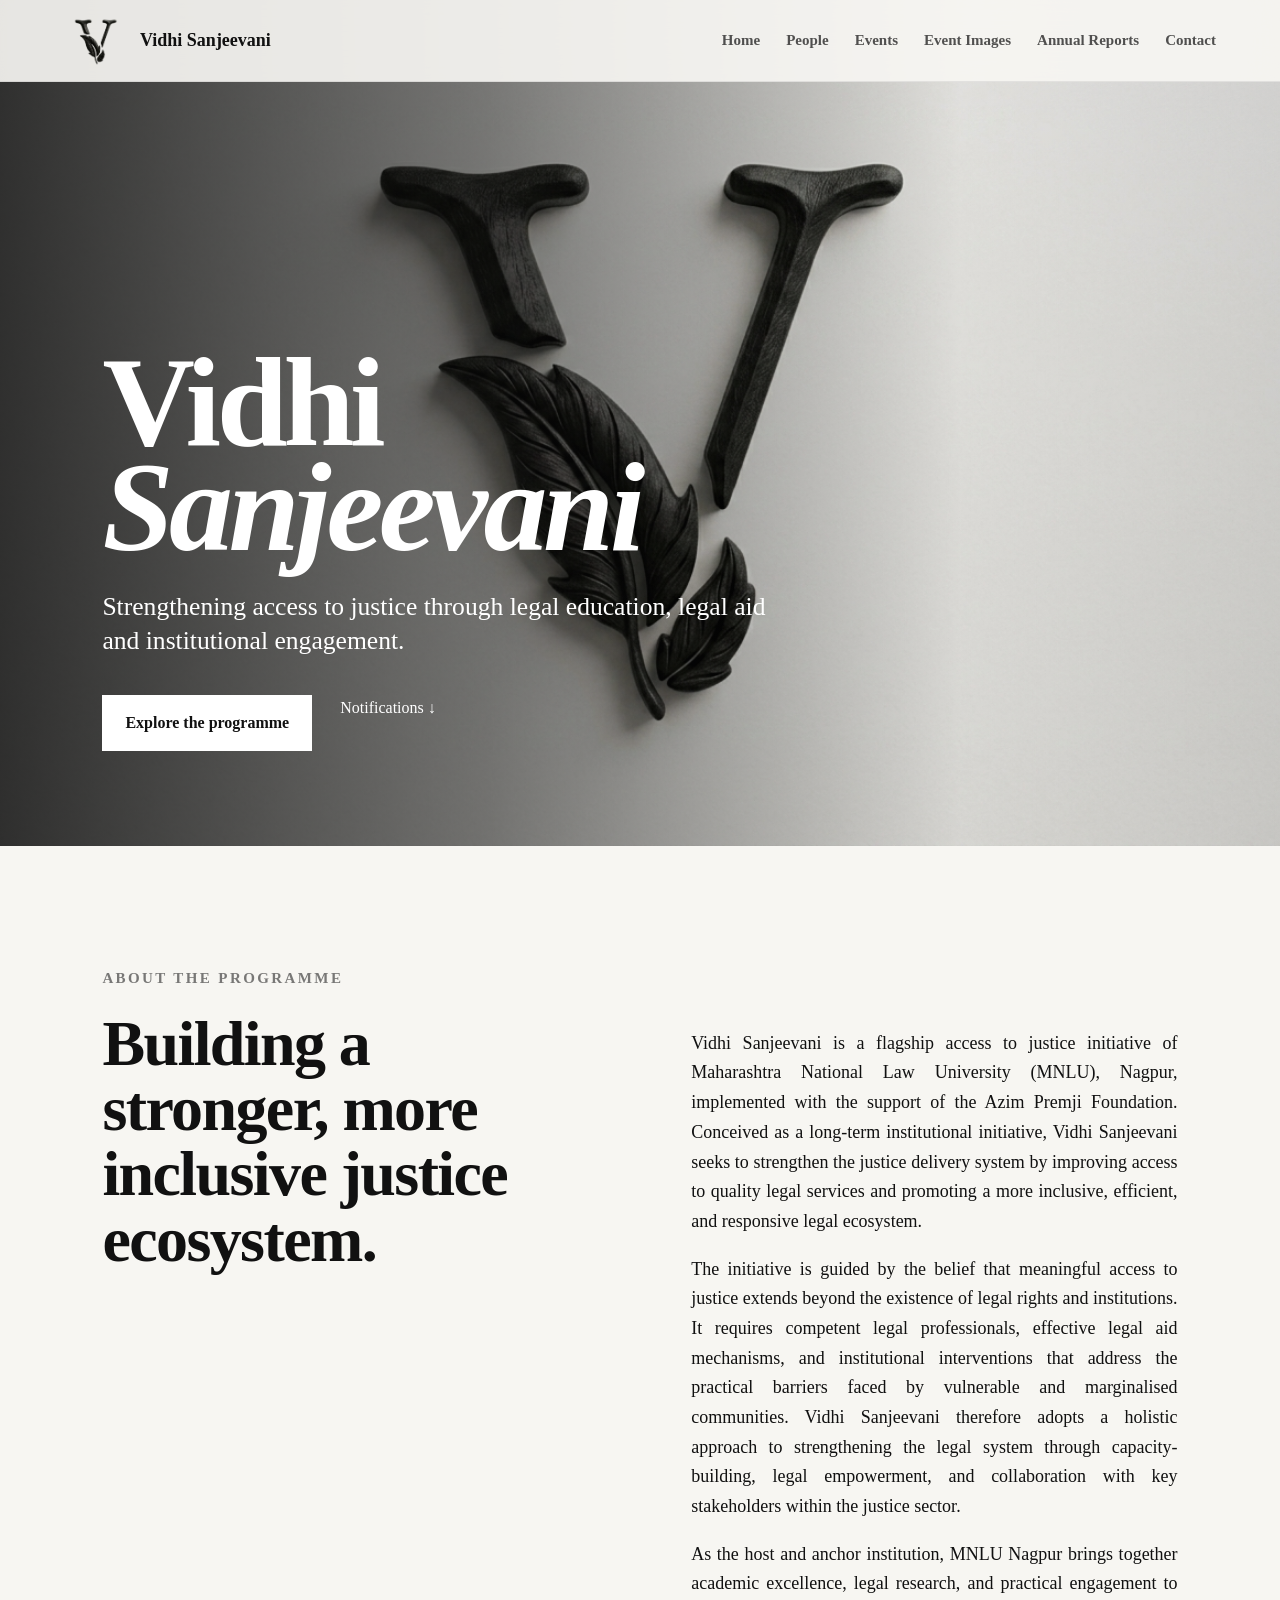
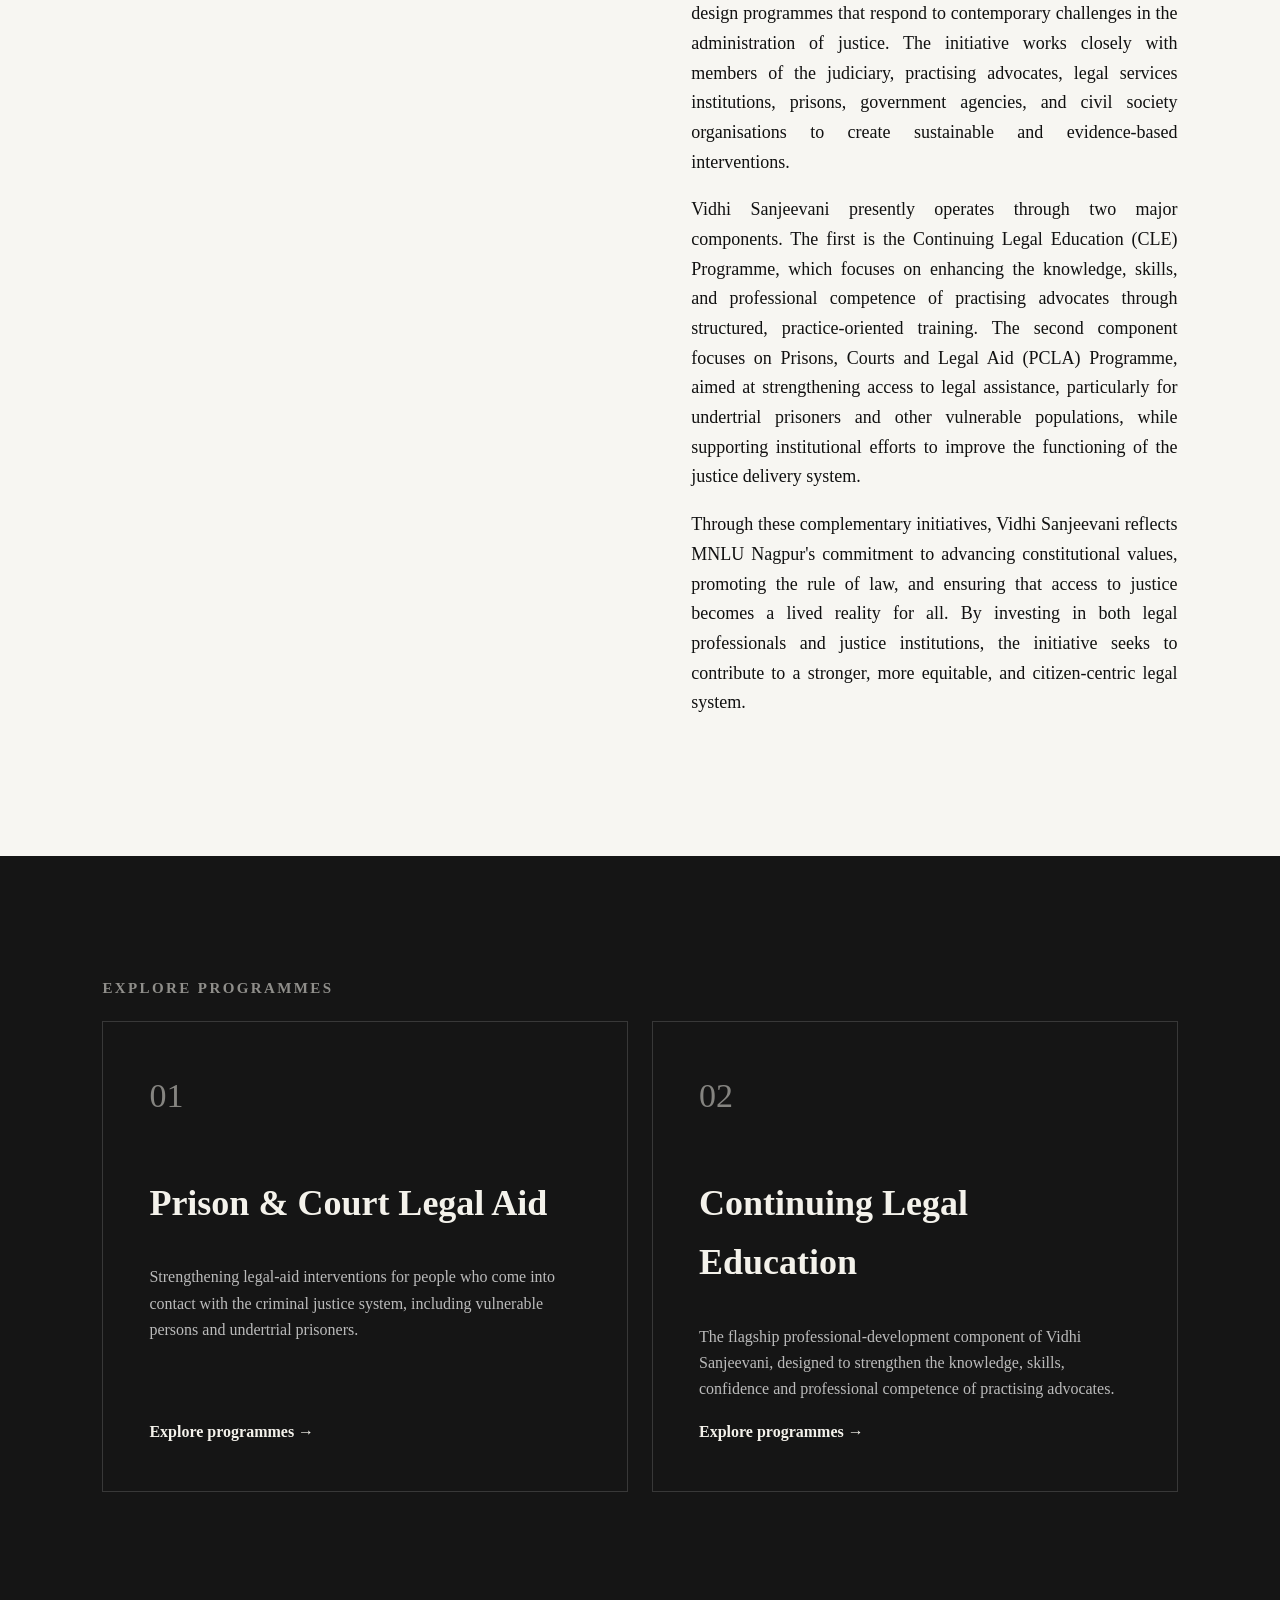
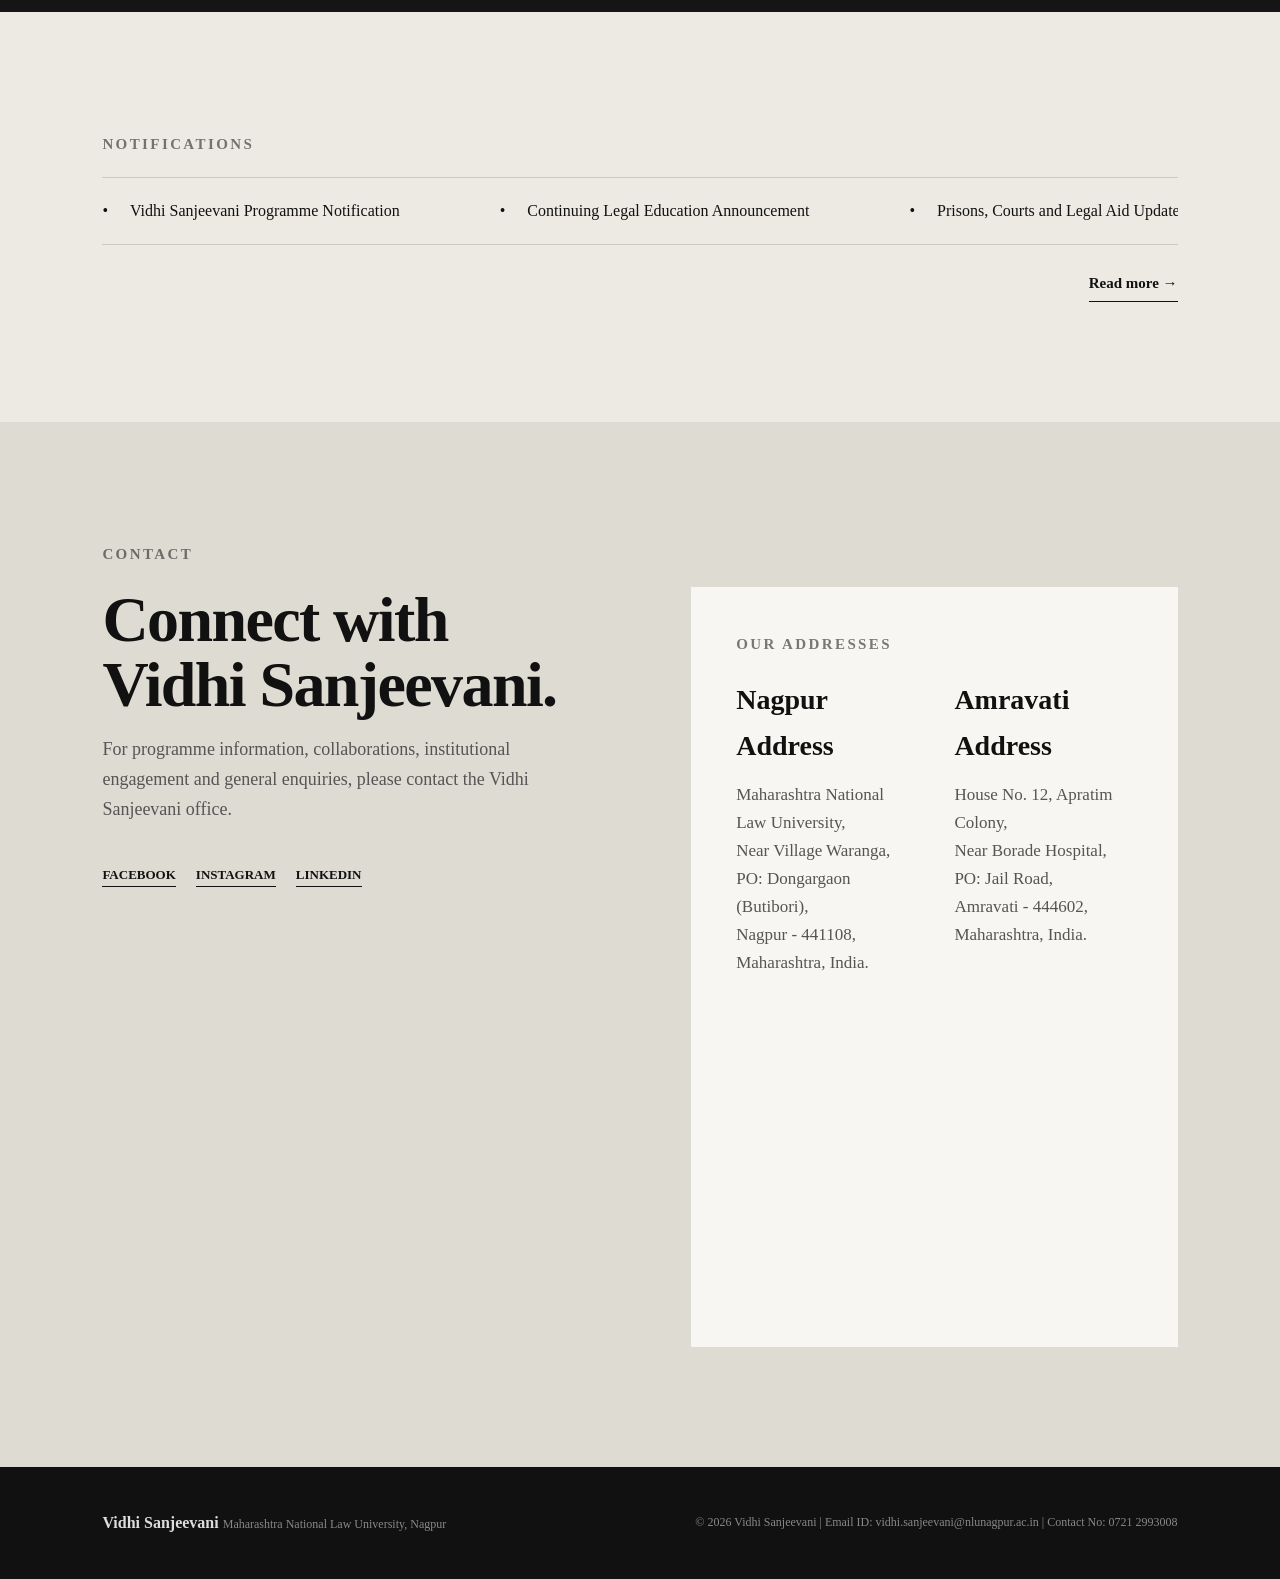
<file: index.html>
<!doctype html>
<html lang="en">
    <head>
        <meta charset="utf-8">
        <meta name="viewport" content="width=device-width,initial-scale=1">
        <title>Vidhi Sanjeevani</title>
        <link rel="stylesheet" href="style.css">
    </head>
    <body>
        <header class="site-header">
            <a class="brand" href="index.html">
                <img src="assets/Maroon and Gold Elegant Law Firm Logo.png" alt="Vidhi Sanjeevani">
                <span>Vidhi Sanjeevani</span>
            </a>
            <button class="menu-toggle">☰</button>
            <nav class="nav">
                <a href="index.html">Home</a>
                <a href="people.html">People</a>
                <a href="events.html">Events</a>
                <a href="gallery.html">Event Images</a>
                <a href="reports.html">Annual Reports</a>
                <a href="index.html#contact">Contact</a>
            </nav>
        </header>
        <section class="hero">
            <div class="hero-overlay">

            </div>
            <div class="hero-content">
                <h1>Vidhi 
                    <span>Sanjeevani</span>
                </h1>
                <p class="hero-tagline">Strengthening access to justice through legal education, legal aid and institutional engagement.</p>
                <div class="hero-actions">
                    <a class="btn btn-light" href="#about">Explore the programme</a>
                    <a href="#notifications">Notifications ↓</a>
                </div>
            </div>
        </section>
<section id="about" class="section">
    <div class="section-kicker">ABOUT THE PROGRAMME</div>
    <div class="intro-grid">
        <h2>Building a stronger, more inclusive justice ecosystem.</h2>
        <div class="lead-copy">
            <p>Vidhi Sanjeevani is a flagship access to justice initiative of Maharashtra National Law University (MNLU), Nagpur, implemented with the support of the Azim Premji Foundation. Conceived as a long-term institutional initiative, Vidhi Sanjeevani seeks to strengthen the justice delivery system by improving access to quality legal services and promoting a more inclusive, efficient, and responsive legal ecosystem.</p>
            <p>The initiative is guided by the belief that meaningful access to justice extends beyond the existence of legal rights and institutions. It requires competent legal professionals, effective legal aid mechanisms, and institutional interventions that address the practical barriers faced by vulnerable and marginalised communities. Vidhi Sanjeevani therefore adopts a holistic approach to strengthening the legal system through capacity-building, legal empowerment, and collaboration with key stakeholders within the justice sector.</p>
            <p>As the host and anchor institution, MNLU Nagpur brings together academic excellence, legal research, and practical engagement to design programmes that respond to contemporary challenges in the administration of justice. The initiative works closely with members of the judiciary, practising advocates, legal services institutions, prisons, government agencies, and civil society organisations to create sustainable and evidence-based interventions.</p>
            <p>Vidhi Sanjeevani presently operates through two major components. The first is the Continuing Legal Education (CLE) Programme, which focuses on enhancing the knowledge, skills, and professional competence of practising advocates through structured, practice-oriented training. The second component focuses on Prisons, Courts and Legal Aid (PCLA) Programme, aimed at strengthening access to legal assistance, particularly for undertrial prisoners and other vulnerable populations, while supporting institutional efforts to improve the functioning of the justice delivery system.</p>
            <p>Through these complementary initiatives, Vidhi Sanjeevani reflects MNLU Nagpur's commitment to advancing constitutional values, promoting the rule of law, and ensuring that access to justice becomes a lived reality for all. By investing in both legal professionals and justice institutions, the initiative seeks to contribute to a stronger, more equitable, and citizen-centric legal system.</p>
        </div>
    </div>
</section>
<section class="section dark-section">
    <div class="section-kicker">EXPLORE PROGRAMMES</div>
    <div class="cards two">
        <article class="feature-card">
            <span class="card-number">01</span>
            <h3>Prison &amp; Court Legal Aid</h3>
            <p>Strengthening legal-aid interventions for people who come into contact with the criminal justice system, including vulnerable persons and undertrial prisoners.</p>
            <a href="pcla.html">Explore programmes →</a>
        </article>
        <article class="feature-card">
            <span class="card-number">02</span>
            <h3>Continuing Legal Education</h3>
            <p>The flagship professional-development component of Vidhi Sanjeevani, designed to strengthen the knowledge, skills, confidence and professional competence of practising advocates.</p>
            <a href="cle.html">Explore programmes →</a>
        </article>
    </div>
</section>
<section id="notifications" class="section soft-section">
    <div class="section-kicker">NOTIFICATIONS</div>

    <div class="notice-list">
        <div class="notice-scroller">
            <div class="notice-track">

                <a href="assets/Vidhi Sanjeevani programme updates.pdf" target="_blank">
                    <span>Vidhi Sanjeevani Programme Notification</span>
                </a>

                <a href="assets/Continuing Legal Education announcements.pdf" target="_blank">
                    <span>Continuing Legal Education Announcement</span>
                </a>

                <a href="assets/Prisons, Courts and Legal Aid updates.pdf" target="_blank">
                    <span>Prisons, Courts and Legal Aid Update</span>
                </a>

                <a href="assets/Events and programme notices.pdf" target="_blank">
                    <span>Events and programme notices</span>
                </a>

            </div>
        </div>
    </div>
    <div class="notification-more">
    <a href="notifications.html">Read more →</a>
</div>
</section>
<section id="contact" class="section contact-section">
    <div class="section-kicker">CONTACT</div>
    <div class="contact-grid">
        <div>
        <h2>Connect with Vidhi Sanjeevani.</h2>
        <p class="contact-copy">For programme information, collaborations, institutional engagement and general enquiries, please contact the Vidhi Sanjeevani office.</p>
        <div class="socials">
            <a href="#">Facebook</a>
            <a href="#">Instagram</a>
            <a href="#">LinkedIn</a>
        </div>
    </div>
    <div class="address-card">

    <div class="section-kicker">OUR ADDRESSES</div>

    <div class="addresses-grid">

        <!-- ADDRESS 01 -->
        <div class="address-item">
            <h3>Nagpur Address</h3>

            <p>
                Maharashtra National Law University,<br>
                Near Village Waranga,<br>
                PO: Dongargaon (Butibori),<br>
                Nagpur - 441108,<br>
                Maharashtra, India.
            </p>

            <div class="map-container">
                <iframe src="https://www.google.com/maps/embed?pb=!1m18!1m12!1m3!1d573.1185376270477!2d79.02900869999999!3d20.945277100000002!2m3!1f0!2f0!3f0!3m2!1i1024!2i768!4f13.1!3m3!1m2!1s0x3bd4bd003c923d73%3A0xda00649b8ed62294!2sVidhi%20Sanjeevani%20Office!5e1!3m2!1sen!2sin!4v1786952375086!5m2!1sen!2sin" 
                width="400" height="300" style="border:0;" 
                allowfullscreen="" loading="lazy" referrerpolicy="strict-origin-when-cross-origin">
                </iframe>
            </div>
        </div>

        <!-- ADDRESS 02 -->
        <div class="address-item">
            <h3>Amravati Address</h3>

            <p>
                House No. 12, Apratim Colony,<br>
                Near Borade Hospital,<br>
                PO: Jail Road,<br>
                Amravati - 444602,<br>
                Maharashtra, India.
            </p>

            <div class="map-container">
                <iframe
                    src="https://www.google.com/maps/embed?pb=!1m17!1m12!1m3!1d3726.493338047455!2d77.78419439999999!3d20.932694400000003!2m3!1f0!2f0!3f0!3m2!1i1024!2i768!4f13.1!3m2!1m1!2zMjDCsDU1JzU3LjciTiA3N8KwNDcnMDMuMSJF!5e0!3m2!1sen!2sin!4v1786959099280!5m2!1sen!2sin"
                    width="400" height="300" style="border:0;"
                    allowfullscreen="" loading="lazy" referrerpolicy="strict-origin-when-cross-origin">"
                </iframe>
            </div>
        </div>

    </div>

</div>
</div>
</div>
</section>
<footer>
    <div>
        <strong>Vidhi Sanjeevani</strong>
        <span>Maharashtra National Law University, Nagpur</span>
    </div>
    <p>© 2026 Vidhi Sanjeevani | Email ID: vidhi.sanjeevani@nlunagpur.ac.in |  Contact No: 0721 2993008</p>
</footer>
<script src="script.js"></script>
    </body>
</html>
</file>
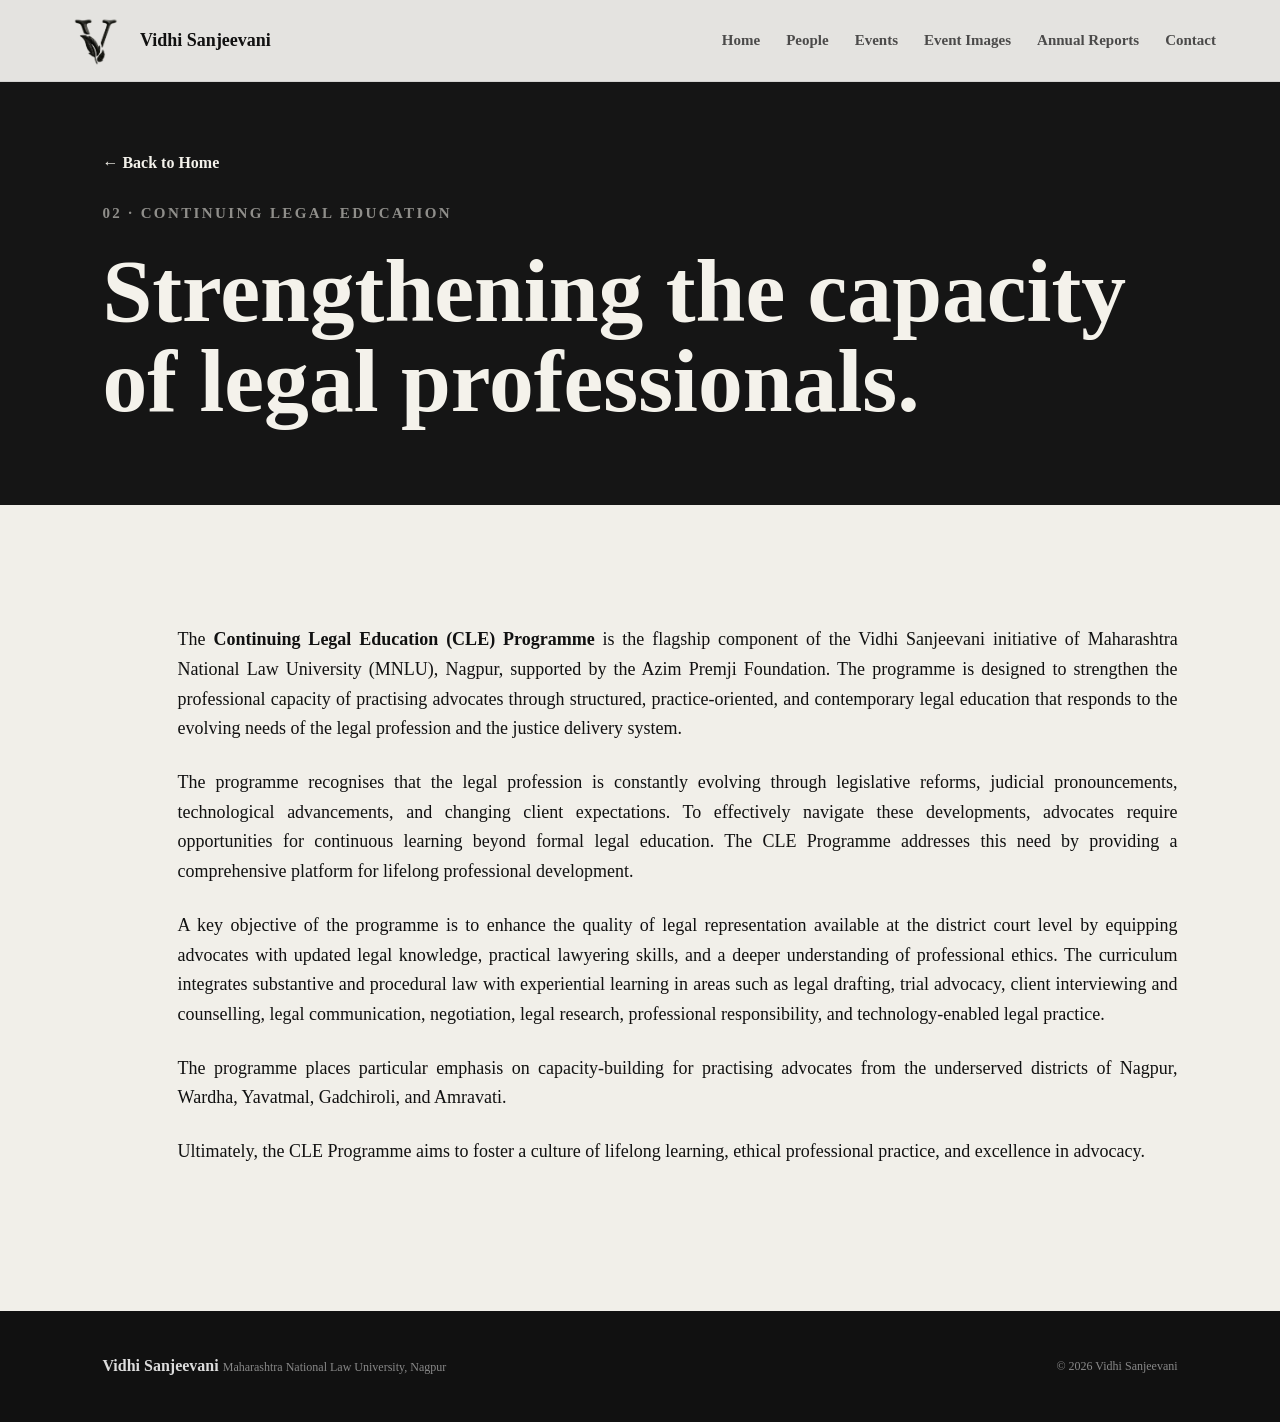
<file: cle.html>
<!doctype html>
<html lang="en">
    <head>
        <meta charset="utf-8">
        <meta name="viewport" content="width=device-width,initial-scale=1">
        <title>CLE | Vidhi Sanjeevani</title>
        <link rel="stylesheet" href="style.css">
    </head><body><header class="site-header">
        <a class="brand" href="index.html">
            <img src="assets\Maroon and Gold Elegant Law Firm Logo.png" alt="Vidhi Sanjeevani">
            <span>Vidhi Sanjeevani</span>
        </a>
        <button class="menu-toggle">☰</button>
            <nav class="nav">
                <a href="index.html">Home</a>
                <a href="people.html">People</a>
                <a href="events.html">Events</a>
                <a href="gallery.html">Event Images</a>
                <a href="reports.html">Annual Reports</a>
                <a href="index.html#contact">Contact</a>
            </nav></header><section class="page-hero">
                <a class="back-link" href="index.html">← Back to Home</a>
                <div class="section-kicker">02 · CONTINUING LEGAL EDUCATION</div>
                <h1>Strengthening the capacity of legal professionals.</h1>
            </section><section class="section programme-detail">
                <div class="detail-content">
                    <p>The <strong>Continuing Legal Education (CLE) Programme</strong> is the flagship component of the Vidhi Sanjeevani initiative of Maharashtra National Law University (MNLU), Nagpur, supported by the Azim Premji Foundation. The programme is designed to strengthen the professional capacity of practising advocates through structured, practice-oriented, and contemporary legal education that responds to the evolving needs of the legal profession and the justice delivery system.</p><p>The programme recognises that the legal profession is constantly evolving through legislative reforms, judicial pronouncements, technological advancements, and changing client expectations. To effectively navigate these developments, advocates require opportunities for continuous learning beyond formal legal education. The CLE Programme addresses this need by providing a comprehensive platform for lifelong professional development.</p><p>A key objective of the programme is to enhance the quality of legal representation available at the district court level by equipping advocates with updated legal knowledge, practical lawyering skills, and a deeper understanding of professional ethics. The curriculum integrates substantive and procedural law with experiential learning in areas such as legal drafting, trial advocacy, client interviewing and counselling, legal communication, negotiation, legal research, professional responsibility, and technology-enabled legal practice.</p><p>The programme places particular emphasis on capacity-building for practising advocates from the underserved districts of Nagpur, Wardha, Yavatmal, Gadchiroli, and Amravati.</p><p>Ultimately, the CLE Programme aims to foster a culture of lifelong learning, ethical professional practice, and excellence in advocacy.</p>
                </div>
            </section>
            <footer>
                <div>
                    <strong>Vidhi Sanjeevani</strong>
                    <span>Maharashtra National Law University, Nagpur</span>
                </div>
                <p>© 2026 Vidhi Sanjeevani</p>
            </footer>
            <script src="script.js">   
            </script>
    </body>
</html>
</file>
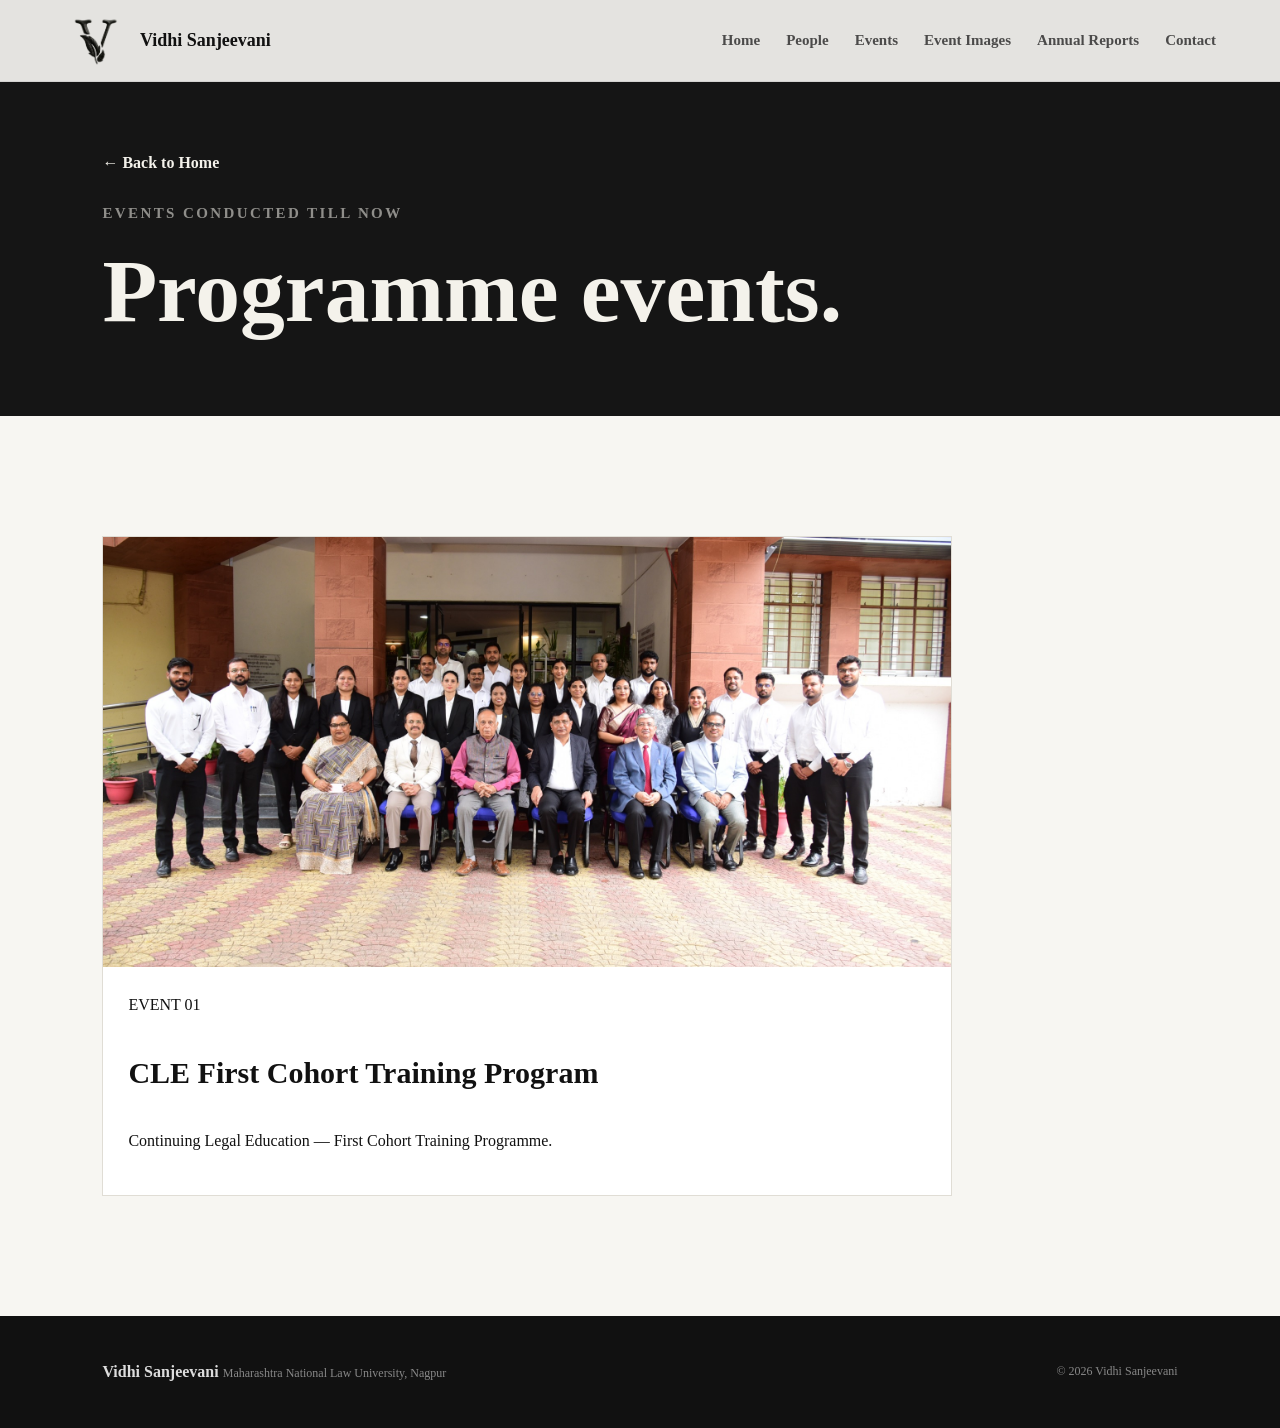
<file: events.html>
<!doctype html>
<html lang="en">
    <head>
        <meta charset="utf-8">
        <meta name="viewport" content="width=device-width,initial-scale=1">
        <title>Events | Vidhi Sanjeevani</title>
        <link rel="stylesheet" href="style.css">
    </head>
    <body>
        <header class="site-header">
            <a class="brand" href="index.html">
                <img src="assets\Maroon and Gold Elegant Law Firm Logo.png" alt="Vidhi Sanjeevani">
                <span>Vidhi Sanjeevani</span>
            </a>
            <button class="menu-toggle">☰</button>
                <nav class="nav">
                    <a href="index.html">Home</a>
                    <a href="people.html">People</a>
                    <a href="events.html">Events</a>
                    <a href="gallery.html">Event Images</a>
                    <a href="reports.html">Annual Reports</a>
                    <a href="index.html#contact">Contact</a>
                </nav></header><section class="page-hero">
                    <a class="back-link" href="index.html">← Back to Home</a>
                    <div class="section-kicker">EVENTS CONDUCTED TILL NOW</div>
                    <h1>Programme events.</h1></section><section class="section">
                        <div class="event-grid"><article class="event-card">
                            <div class="event-image">
                                <img src="assets/DSC_9623.JPG" alt="CLE First Cohort Training Program"></div>
                                <div class="event-body">
                                    <span>EVENT 01</span>
                                    <h3>CLE First Cohort Training Program</h3>
                                    <p>Continuing Legal Education — First Cohort Training Programme.</p>
                                </div>
                            </article>
                        </div>
                    </section>
                    <footer>
                        <div>
                            <strong>Vidhi Sanjeevani</strong>
                            <span>Maharashtra National Law University, Nagpur</span>
                        </div>
                        <p>© 2026 Vidhi Sanjeevani</p>
                    </footer>
                    <script src="script.js">
                    </script>
    </body>
</html>
</file>
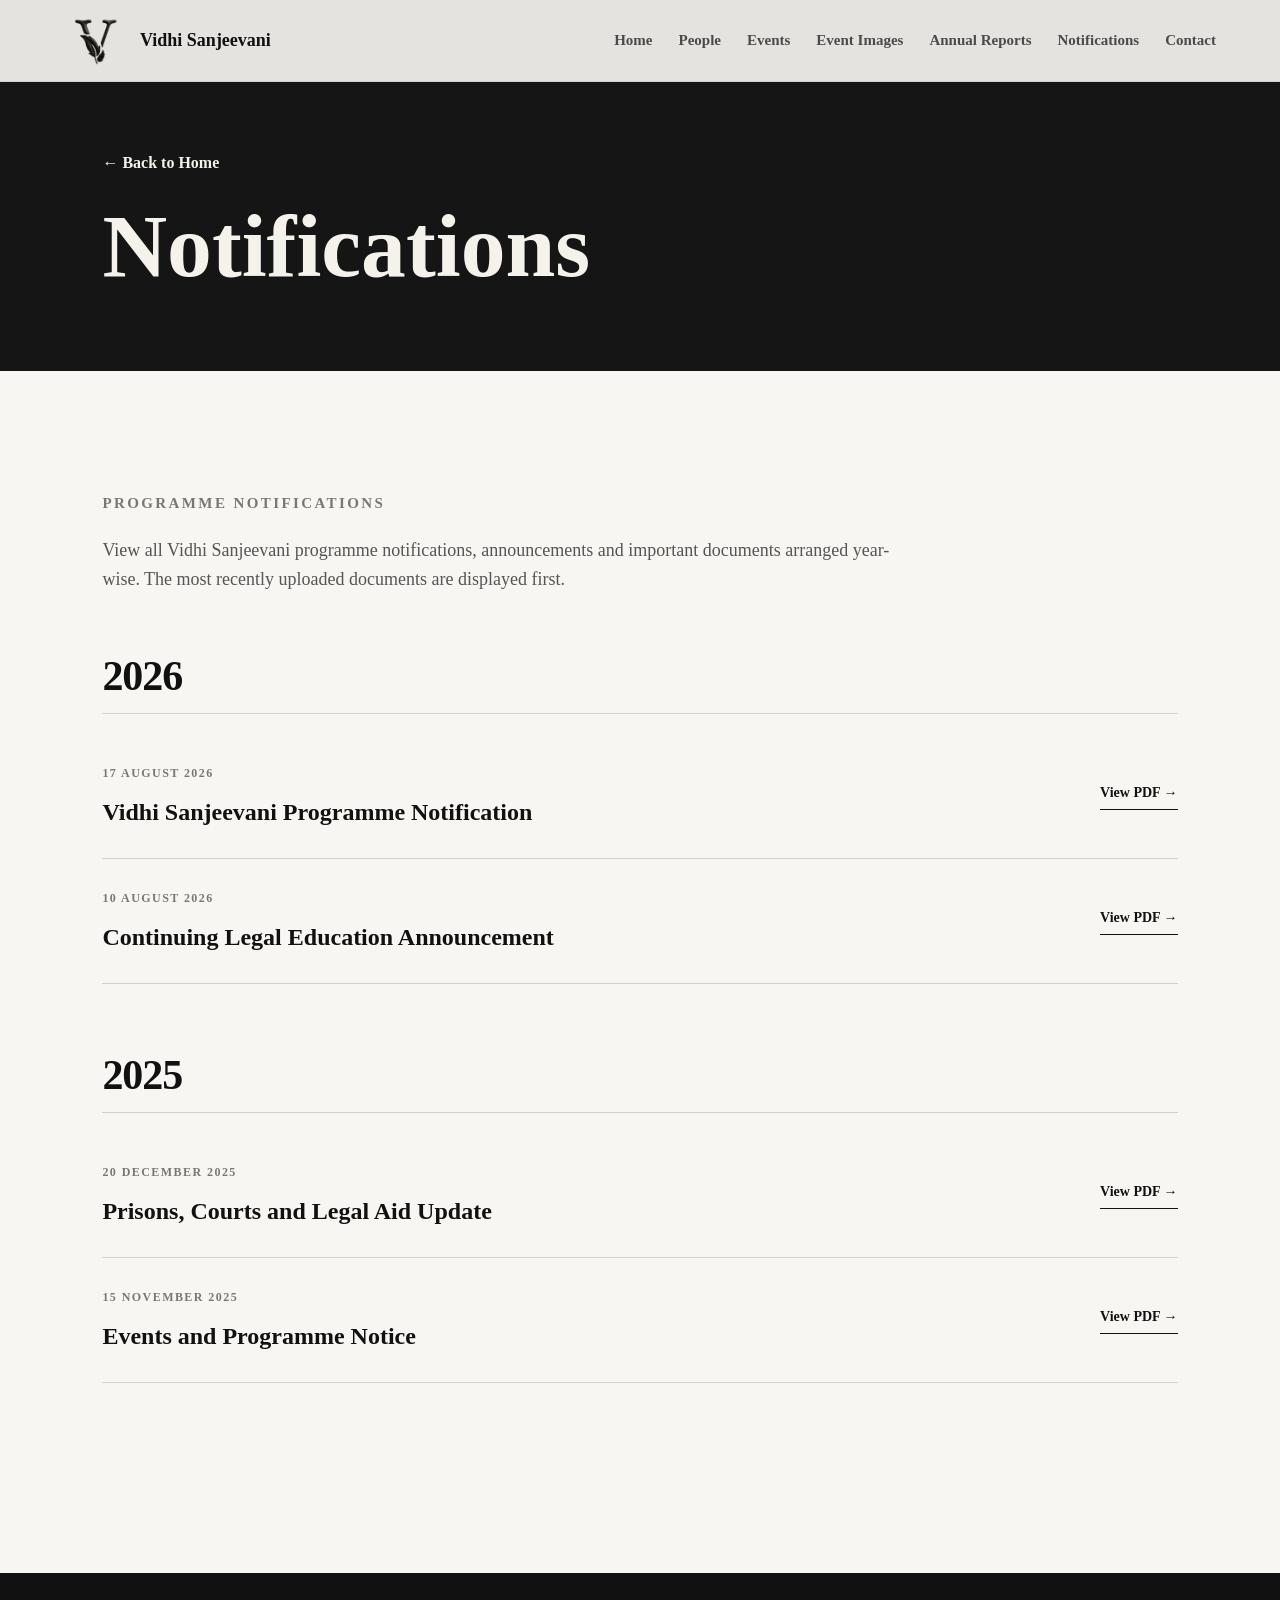
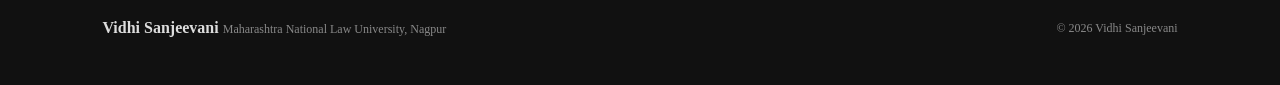
<file: notifications.html>
<!doctype html>
<html lang="en">
<head>
    <meta charset="utf-8">
    <meta name="viewport" content="width=device-width,initial-scale=1">
    <title>Notifications | Vidhi Sanjeevani</title>
    <link rel="stylesheet" href="style.css">
</head>

<body>

<header class="site-header">

    <a class="brand" href="index.html">
        <img src="assets/Maroon and Gold Elegant Law Firm Logo.png" alt="Vidhi Sanjeevani">
        <span>Vidhi Sanjeevani</span>
    </a>

    <button class="menu-toggle">☰</button>

    <nav class="nav">
        <a href="index.html">Home</a>
        <a href="people.html">People</a>
        <a href="events.html">Events</a>
        <a href="gallery.html">Event Images</a>
        <a href="reports.html">Annual Reports</a>
        <a href="notifications.html">Notifications</a>
        <a href="index.html#contact">Contact</a>
    </nav>

</header>


<section class="page-hero">

    <a class="back-link" href="index.html">← Back to Home</a>

    <h1>Notifications</h1>

</section>


<section class="section">

    <div class="section-kicker">PROGRAMME NOTIFICATIONS</div>

    <div class="notification-intro">
        <p>
            View all Vidhi Sanjeevani programme notifications, announcements
            and important documents arranged year-wise. The most recently
            uploaded documents are displayed first.
        </p>
    </div>


    <!-- 2026 -->

    <div class="notification-year">

        <h2>2026</h2>

        <div class="notification-document">

            <div>
                <span class="notification-date">17 AUGUST 2026</span>

                <h3>
                    Vidhi Sanjeevani Programme Notification
                </h3>
            </div>

            <a href="assets/Vidhi Sanjeevani programme updates.pdf"
               target="_blank"
               class="notification-view">
                View PDF →
            </a>

        </div>


        <div class="notification-document">

            <div>
                <span class="notification-date">10 AUGUST 2026</span>

                <h3>
                    Continuing Legal Education Announcement
                </h3>
            </div>

            <a href="assets/Continuing Legal Education announcements.pdf"
               target="_blank"
               class="notification-view">
                View PDF →
            </a>

        </div>

    </div>


    <!-- 2025 -->

    <div class="notification-year">

        <h2>2025</h2>

        <div class="notification-document">

            <div>
                <span class="notification-date">20 DECEMBER 2025</span>

                <h3>
                    Prisons, Courts and Legal Aid Update
                </h3>
            </div>

            <a href="assets/Prisons, Courts and Legal Aid updates.pdf"
               target="_blank"
               class="notification-view">
                View PDF →
            </a>

        </div>


        <div class="notification-document">

            <div>
                <span class="notification-date">15 NOVEMBER 2025</span>

                <h3>
                    Events and Programme Notice
                </h3>
            </div>

            <a href="assets/Events and programme notices.pdf"
               target="_blank"
               class="notification-view">
                View PDF →
            </a>

        </div>

    </div>

</section>


<footer>

    <div>
        <strong>Vidhi Sanjeevani</strong>
        <span>Maharashtra National Law University, Nagpur</span>
    </div>

    <p>
        © 2026 Vidhi Sanjeevani
    </p>

</footer>


<script src="script.js"></script>

</body>
</html>
</file>
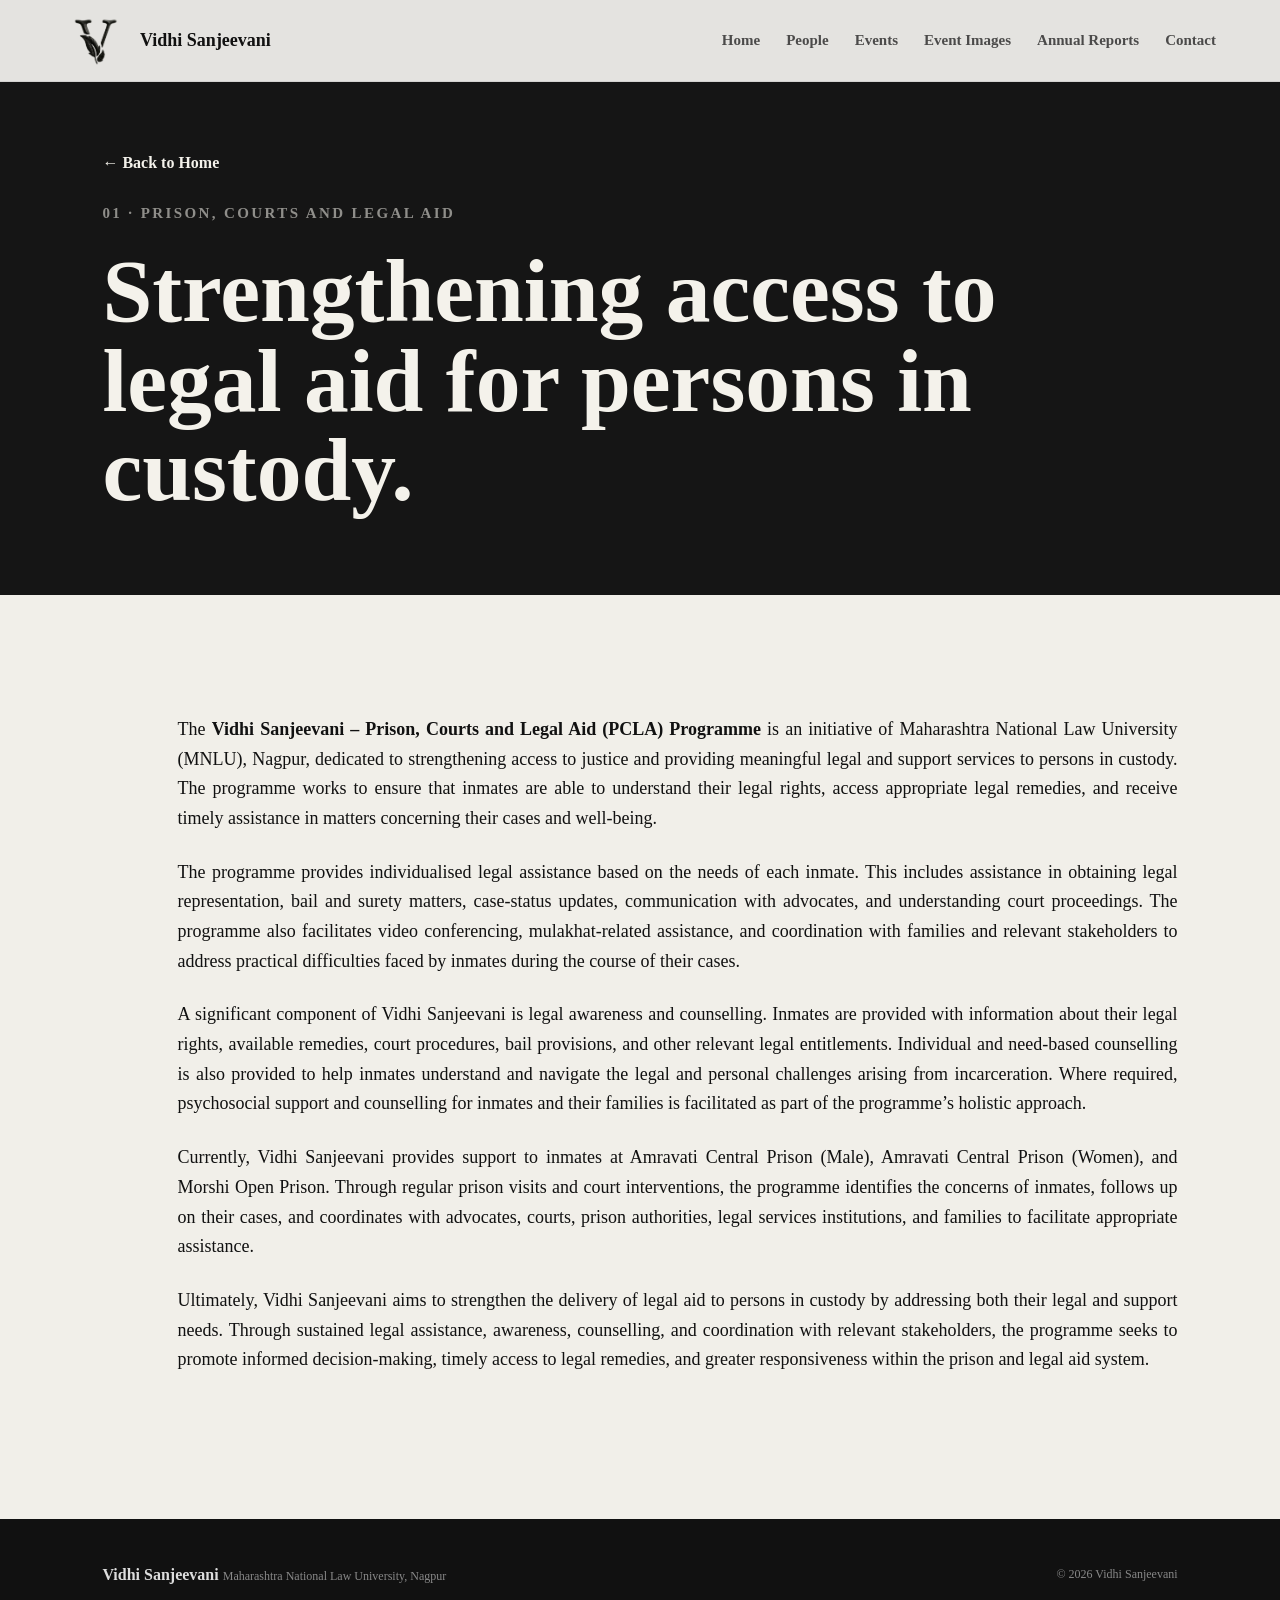
<file: pcla.html>
<!doctype html>
<html lang="en">
    <head>
        <meta charset="utf-8">
        <meta name="viewport" content="width=device-width,initial-scale=1">
        <title>PCLA | Vidhi Sanjeevani</title>
        <link rel="stylesheet" href="style.css">
    </head>
    <body>
        <header class="site-header">
            <a class="brand" href="index.html">
                <img src="assets\Maroon and Gold Elegant Law Firm Logo.png" alt="Vidhi Sanjeevani">
                <span>Vidhi Sanjeevani</span>
            </a>
            <button class="menu-toggle">☰</button>
            <nav class="nav">
                <a href="index.html">Home</a>
                <a href="people.html">People</a>
                <a href="events.html">Events</a>
                <a href="gallery.html">Event Images</a>
                <a href="reports.html">Annual Reports</a>
                <a href="index.html#contact">Contact</a>
            </nav>
        </header>
            <section class="page-hero">
                <a class="back-link" href="index.html">← Back to Home</a>
                <div class="section-kicker">01 · PRISON, COURTS AND LEGAL AID</div>
                <h1>Strengthening access to legal aid for persons in custody.</h1>
            </section>
            <section class="section programme-detail">
                <div class="detail-content">
                    <p>The <strong>Vidhi Sanjeevani – Prison, Courts and Legal Aid (PCLA) Programme</strong> is an initiative of Maharashtra National Law University (MNLU), Nagpur, dedicated to strengthening access to justice and providing meaningful legal and support services to persons in custody. The programme works to ensure that inmates are able to understand their legal rights, access appropriate legal remedies, and receive timely assistance in matters concerning their cases and well-being.</p>
                    <p>The programme provides individualised legal assistance based on the needs of each inmate. This includes assistance in obtaining legal representation, bail and surety matters, case-status updates, communication with advocates, and understanding court proceedings. The programme also facilitates video conferencing, mulakhat-related assistance, and coordination with families and relevant stakeholders to address practical difficulties faced by inmates during the course of their cases.</p>
                    <p>A significant component of Vidhi Sanjeevani is legal awareness and counselling. Inmates are provided with information about their legal rights, available remedies, court procedures, bail provisions, and other relevant legal entitlements. Individual and need-based counselling is also provided to help inmates understand and navigate the legal and personal challenges arising from incarceration. Where required, psychosocial support and counselling for inmates and their families is facilitated as part of the programme’s holistic approach.</p>
                    <p>Currently, Vidhi Sanjeevani provides support to inmates at Amravati Central Prison (Male), Amravati Central Prison (Women), and Morshi Open Prison. Through regular prison visits and court interventions, the programme identifies the concerns of inmates, follows up on their cases, and coordinates with advocates, courts, prison authorities, legal services institutions, and families to facilitate appropriate assistance.</p>
                    <p>Ultimately, Vidhi Sanjeevani aims to strengthen the delivery of legal aid to persons in custody by addressing both their legal and support needs. Through sustained legal assistance, awareness, counselling, and coordination with relevant stakeholders, the programme seeks to promote informed decision-making, timely access to legal remedies, and greater responsiveness within the prison and legal aid system.</p>
                </div>
            </section>
            <footer>
                <div>
                    <strong>Vidhi Sanjeevani</strong>
                    <span>Maharashtra National Law University, Nagpur</span>
                </div>
                <p>© 2026 Vidhi Sanjeevani</p>
            </footer><script src="script.js">

            </script>
            </body>
            </html>
</file>
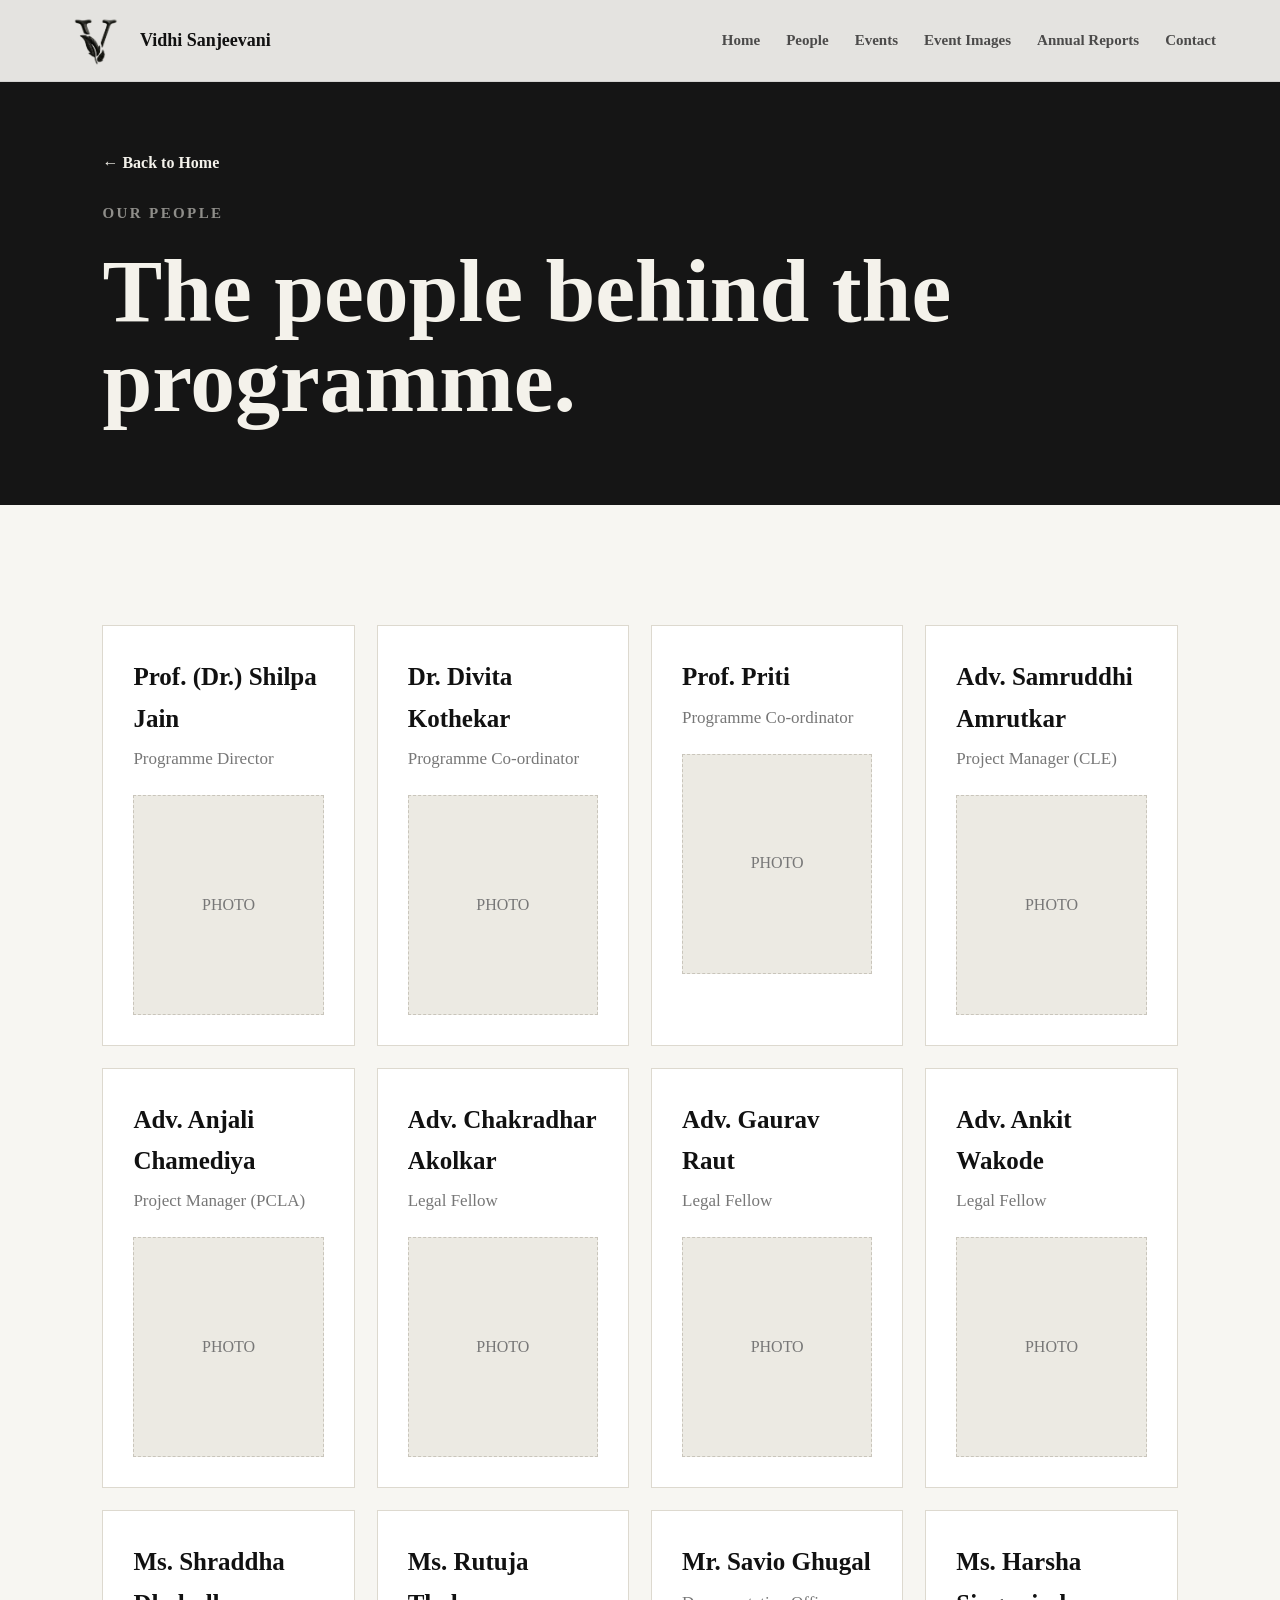
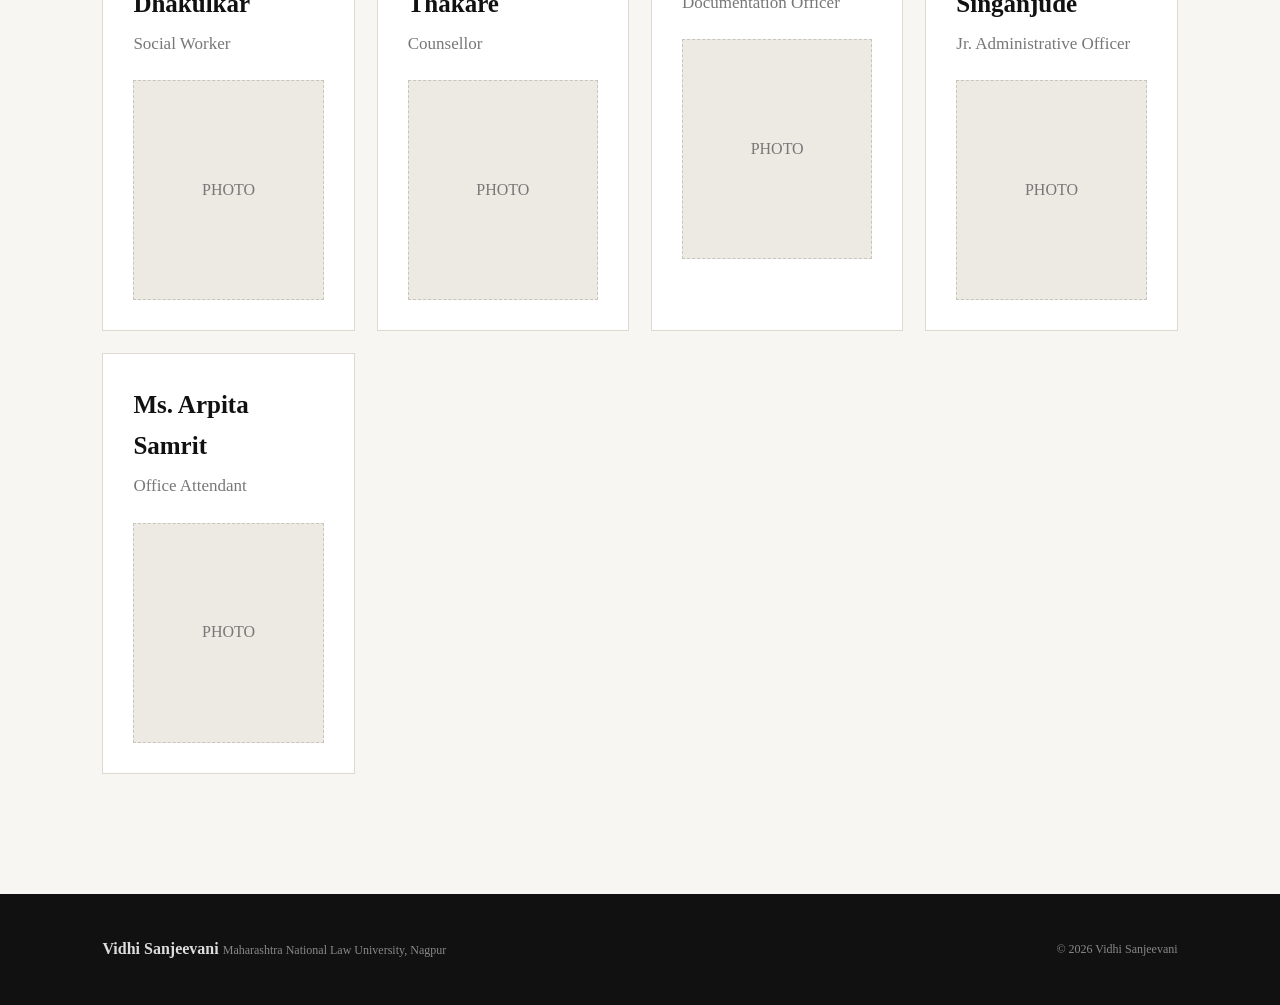
<file: people.html>
<!doctype html>
<html lang="en">
    <head>
        <meta charset="utf-8">
        <meta name="viewport" content="width=device-width,initial-scale=1">
        <title>People | Vidhi Sanjeevani</title>
        <link rel="stylesheet" href="style.css">
    </head>
    <body>
        <header class="site-header">
            <a class="brand" href="index.html">
                <img src="assets\Maroon and Gold Elegant Law Firm Logo.png" alt="Vidhi Sanjeevani">
                <span>Vidhi Sanjeevani</span>
            </a>
            <button class="menu-toggle">☰</button>
                <nav class="nav">
                    <a href="index.html">Home</a>
                    <a href="people.html">People</a>
                    <a href="events.html">Events</a>
                    <a href="gallery.html">Event Images</a>
                    <a href="reports.html">Annual Reports</a>
                    <a href="index.html#contact">Contact</a>
                </nav>
        </header>
            <section class="page-hero">
                <a class="back-link" href="index.html">← Back to Home</a>
                    <div class="section-kicker">OUR PEOPLE</div>
                    <h1>The people behind the programme.</h1>
                </section><section class="section">
                    <div class="people-grid">
                        <article class="person-card">
                            <h3>Prof. (Dr.) Shilpa Jain</h3>
                            <p>Programme Director</p>
                            <div class="person-photo">PHOTO</div>
                        </article><article class="person-card">
                            <h3>Dr. Divita Kothekar</h3>
                            <p>Programme Co-ordinator</p>
                            <div class="person-photo">PHOTO</div>
                        </article>
                        <article class="person-card">
                            <h3>Prof. Priti</h3>
                            <p>Programme Co-ordinator</p>
                            <div class="person-photo">PHOTO</div>
                        </article>
                        <article class="person-card">
                            <h3>Adv. Samruddhi Amrutkar</h3>
                            <p>Project Manager (CLE)</p>
                            <div class="person-photo">PHOTO</div>
                        </article>
                        <article class="person-card">
                            <h3>Adv. Anjali Chamediya</h3>
                            <p>Project Manager (PCLA)</p>
                            <div class="person-photo">PHOTO</div>
                        </article><article class="person-card">
                            <h3>Adv. Chakradhar Akolkar</h3>
                            <p>Legal Fellow</p>
                            <div class="person-photo">PHOTO</div>
                        </article><article class="person-card">
                            <h3>Adv. Gaurav Raut</h3>
                            <p>Legal Fellow</p>
                            <div class="person-photo">PHOTO</div>
                        </article>
                        <article class="person-card">
                            <h3>Adv. Ankit Wakode</h3>
                            <p>Legal Fellow</p>
                            <div class="person-photo">PHOTO</div>
                        </article>
                        <article class="person-card">
                            <h3>Ms. Shraddha Dhakulkar</h3>
                            <p>Social Worker</p>
                            <div class="person-photo">PHOTO</div>
                        </article>
                        <article class="person-card">
                            <h3>Ms. Rutuja Thakare</h3>
                            <p>Counsellor</p>
                            <div class="person-photo">PHOTO</div>
                        </article>
                        <article class="person-card">
                            <h3>Mr. Savio Ghugal</h3>
                            <p>Documentation Officer</p>
                            <div class="person-photo">PHOTO</div>
                        </article>
                        <article class="person-card">
                            <h3>Ms. Harsha Singanjude</h3>
                            <p>Jr. Administrative Officer</p>
                            <div class="person-photo">PHOTO</div>
                        </article><article class="person-card">
                            <h3>Ms. Arpita Samrit</h3>
                            <p>Office Attendant</p>
                            <div class="person-photo">PHOTO</div>
                        </article>
                    </div>
                </section>
                <footer>
                    <div>
                        <strong>Vidhi Sanjeevani</strong>
                        <span>Maharashtra National Law University, Nagpur</span>
                    </div>
                    <p>© 2026 Vidhi Sanjeevani</p>
                </footer>
                <script src="script.js">

                </script>
    </body>
</html>
</file>
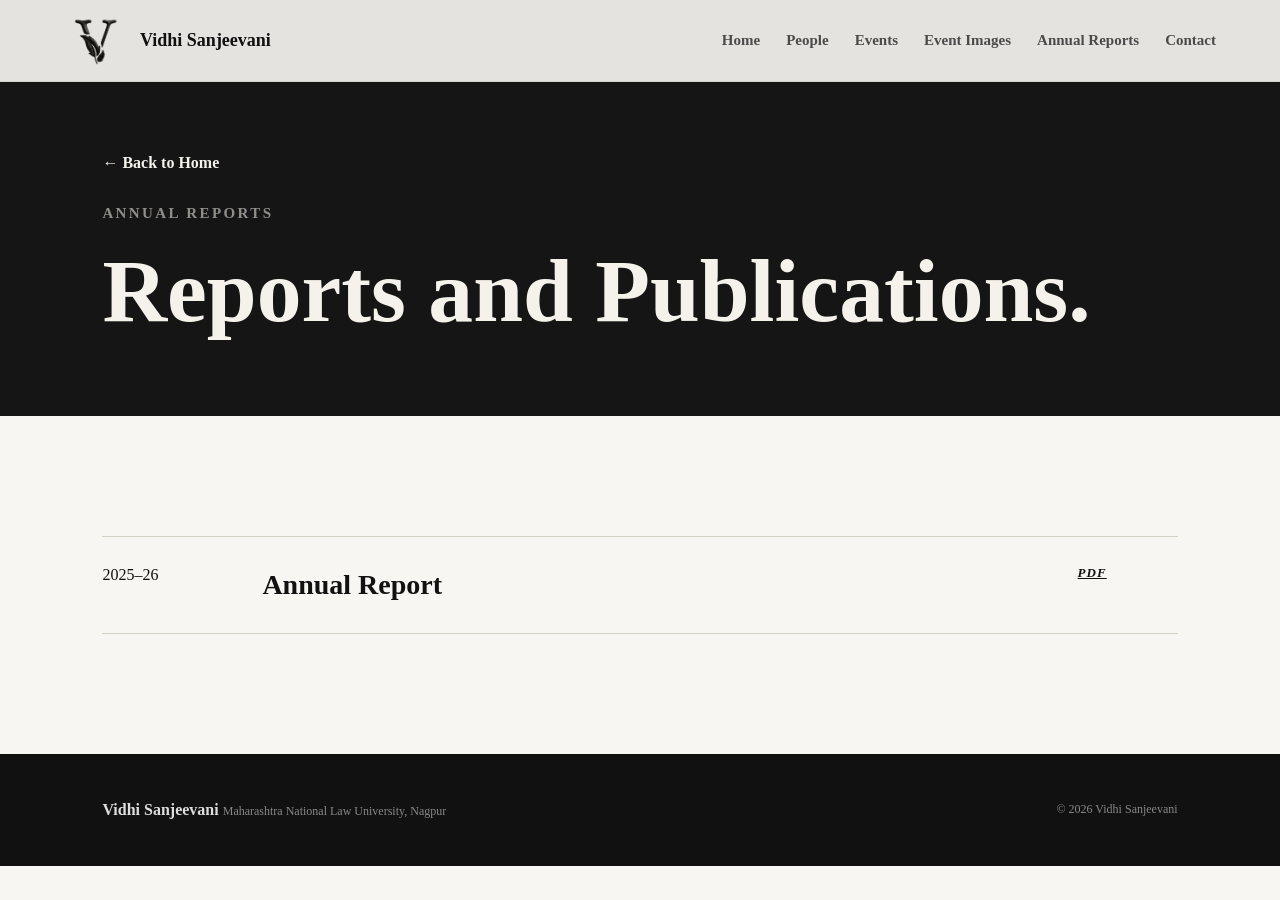
<file: reports.html>
<!doctype html>
<html lang="en">
    <head>
        <meta charset="utf-8">
        <meta name="viewport" content="width=device-width,initial-scale=1">
        <title>Annual Reports | Vidhi Sanjeevani</title>
        <link rel="stylesheet" href="style.css"></head>
        <body><header class="site-header">
            <a class="brand" href="index.html">
                <img src="assets\Maroon and Gold Elegant Law Firm Logo.png" alt="Vidhi Sanjeevani">
                <span>Vidhi Sanjeevani</span>
            </a><button class="menu-toggle">☰</button>
            <nav class="nav"><a href="index.html">Home</a>
                <a href="people.html">People</a>
                <a href="events.html">Events</a>
                <a href="gallery.html">Event Images</a>
                <a href="reports.html">Annual Reports</a>
                <a href="index.html#contact">Contact</a>
            </nav>
        </header>
        <section class="page-hero">
            <a class="back-link" href="index.html">← Back to Home</a>
            <div class="section-kicker">ANNUAL REPORTS</div>
            <h1>Reports and Publications.</h1>
        </section>
        <section class="section">
            <div class="report-list">
                <div class="report-row">
                    <span>2025–26</span>
                    <strong>Annual Report</strong>
                    <a href="assets/Vidhi Sanjeevani programme updates.pdf" target="_blank">
                    <em>PDF</em>
                </div>
            </div>
        </section>
                <footer>
                    <div>
                        <strong>Vidhi Sanjeevani</strong>
                        <span>Maharashtra National Law University, Nagpur</span>
                    </div>
                    <p>© 2026 Vidhi Sanjeevani</p>
                </footer>
                <script src="script.js"></script>
        </body>
</html>
</file>
<file: style.css>
*{box-sizing:border-box}

html{scroll-behavior:smooth}

body{
    margin:0;
    font-family:"Times New Roman",Times,serif;
    color:#111;
    background:#f7f6f2;
    line-height:1.65;
}

a{
    color:inherit;
    text-decoration:none;
}

img{
    display:block;
    max-width:100%;
}

/* =========================
   HEADER - DESKTOP
========================= */

.site-header{
    position:fixed;
    z-index:20;
    top:0;
    left:0;
    right:0;
    height:82px;
    display:flex;
    align-items:center;
    justify-content:space-between;
    padding:0 5vw;
    background:rgba(247,246,242,.92);
    backdrop-filter:blur(16px);
    border-bottom:1px solid rgba(17,17,17,.08);
}

.brand{
    display:flex;
    align-items:center;
    gap:12px;
    font-weight:700;
}

.brand img{
    width:64px;
    height:50px;
    object-fit:contain;
}

.brand span{
    font-size:18px;
}

.nav{
    display:flex;
    gap:26px;
    font-size:15px;
    font-weight:600;
}

.nav a{
    opacity:.72;
}

.nav a:hover{
    opacity:1;
}

.menu-toggle{
    display:none;
    border:0;
    background:none;
    font-size:25px;
    cursor:pointer;
}

/* =========================
   HERO
========================= */

.hero{
    min-height:94vh;
    position:relative;
    display:flex;
    align-items:flex-end;
    overflow:hidden;
    background:#e8e6df url("assets/Gemini_Generated_Image_ox9816ox9816ox98 (1)(2).png") center/cover no-repeat;
}

.hero-overlay{
    position:absolute;
    inset:0;
    background:linear-gradient(
        90deg,
        rgba(12,12,12,.83),
        rgba(12,12,12,.52) 38%,
        rgba(12,12,12,.08) 75%,
        rgba(12,12,12,.15)
    );
}

.hero-content{
    position:relative;
    z-index:2;
    color:#fff;
    padding:150px 8vw 95px;
    max-width:900px;
}

.hero h1,
.page-hero h1{
    font-family:"Times New Roman",Times,serif;
}

.hero h1{
    font-size:clamp(70px,10vw,150px);
    line-height:.82;
    margin:0 0 30px;
    letter-spacing:-.035em;
}

.hero h1 span{
    font-style:italic;
}

.hero-tagline{
    font-size:clamp(18px,2vw,26px);
    max-width:690px;
    line-height:1.35;
    margin:0 0 36px;
}

.hero-actions{
    display:flex;
    gap:28px;
}

.btn{
    padding:14px 22px;
    border:1px solid #fff;
    font-weight:700;
}

.btn-light{
    background:#fff;
    color:#111;
}

/* =========================
   GENERAL SECTIONS
========================= */

.section{
    padding:120px 8vw;
}

.section-kicker{
    font-size:15px;
    letter-spacing:.16em;
    font-weight:700;
    margin-bottom:20px;
    opacity:.55;
}

.intro-grid,
.contact-grid{
    display:grid;
    grid-template-columns:1fr 1fr;
    gap:8vw;
}

.intro-grid h2,
.section h2,
.contact-section h2{
    font-size:clamp(42px,5vw,76px);
    line-height:1.02;
    letter-spacing:-.025em;
    margin:0;
}

.lead-copy{
    font-size:18px;
    text-align:justify;
}

.dark-section{
    background:#151515;
    color:#f4f2eb;
}

/* =========================
   PROGRAMME CARDS
========================= */

.cards{
    display:grid;
    gap:24px;
}

.cards.two{
    grid-template-columns:1fr 1fr;
}

.feature-card{
    padding:46px;
    border:1px solid rgba(255,255,255,.15);
    min-height:360px;
    display:flex;
    flex-direction:column;
}

.card-number{
    font-size:34px;
    opacity:.5;
}

.feature-card h3{
    font-size:36px;
    margin:50px 0 15px;
}

.feature-card p{
    max-width:550px;
    color:#bbb;
}

.feature-card a{
    margin-top:auto;
    font-weight:700;
}

/* =========================
   PROGRAMME DETAILS
========================= */

.programme-detail{
    background:#f1efe9;
}

.detail-content{
    max-width:1000px;
    margin-left:auto;
}

.detail-content p{
    font-size:18px;
    text-align:justify;
    margin:0 0 24px;
}

/* =========================
   PEOPLE
========================= */

.people-grid{
    display:grid;
    grid-template-columns:repeat(4,1fr);
    gap:22px;
}

.person-card{
    padding:30px;
    border:1px solid #ddd9cf;
    background:#fff;
    min-height:330px;
}

.person-card h3{
    font-size:25px;
    margin:0 0 6px;
}

.person-card p{
    margin:0;
    color:#777;
    font-size:17px;
}

.person-photo{
    margin-top:22px;
    width:100%;
    height:220px;
    border:1px dashed #c9c5bb;
    background:#eceae3;
    display:grid;
    place-items:center;
    color:#777;
    overflow:hidden;
    flex-shrink:0;
}

.person-photo img{
    width:100%;
    height:100%;
    object-fit:cover;
    display:block;
}

/* =========================
   NOTIFICATIONS
========================= */

.soft-section{
    background:#eceae3;
}

.notice-list{
    border-top:1px solid #cfcac0;
    border-bottom:1px solid #cfcac0;
    overflow:hidden;
}

.notice-scroller{
    overflow:hidden;
    white-space:nowrap;
    padding:20px 0;
}

.notice-track{
    display:inline-flex;
    gap:100px;
    min-width:max-content;
    animation:scrollNotice 10s linear infinite;
}

.notice-track span:before{
    content:"•";
    margin-right:22px;
}

.notice-track a{
    color:inherit;
    text-decoration:none;
}

.notice-track a:hover{
    opacity:.6;
    text-decoration:underline;
}

.notice-track a span{
    cursor:pointer;
}

.notification-more{
    margin-top:25px;
    text-align:right;
}

.notification-more a{
    display:inline-block;
    font-size:15px;
    font-weight:700;
    border-bottom:1px solid #111;
    padding-bottom:5px;
    transition:opacity .2s ease;
}

.notification-more a:hover{
    opacity:.55;
}

@keyframes scrollNotice{
    from{
        transform:translateX(0);
    }

    to{
        transform:translateX(-50%);
    }
}

/* =========================
   EVENTS
========================= */

.event-grid{
    max-width:850px;
}

.event-card{
    background:#fff;
    border:1px solid #e0ddd5;
}

.event-image{
    height:430px;
    overflow:hidden;
}

.event-image img{
    width:100%;
    height:100%;
    object-fit:cover;
}

.event-body{
    padding:25px;
}

.event-body h3{
    font-size:30px;
}

/* =========================
   GALLERY
========================= */

.gallery-section{
    background:#111;
    color:#f4f2eb;
}

.gallery-grid{
    display:grid;
    grid-template-columns:repeat(3,1fr);
    gap:12px;
}

.gallery-item{
    height:300px;
    overflow:hidden;
}

.gallery-item img{
    width:100%;
    height:100%;
    object-fit:cover;
}

.notification-intro{
    max-width:800px;
    font-size:18px;
    color:#555;
    margin-bottom:60px;
}

.notification-year{
    margin-bottom:70px;
}

.notification-year h2{
    font-size:42px;
    margin:0 0 20px;
    padding-bottom:15px;
    border-bottom:1px solid #d5d1c7;
}

.notification-document{
    display:flex;
    justify-content:space-between;
    align-items:center;
    gap:30px;
    padding:25px 0;
    border-bottom:1px solid #d5d1c7;
}

.notification-date{
    font-size:12px;
    letter-spacing:.12em;
    font-weight:700;
    opacity:.55;
}

.notification-document h3{
    font-size:24px;
    margin:8px 0 0;
}

.notification-view{
    flex-shrink:0;
    font-size:14px;
    font-weight:700;
    border-bottom:1px solid #111;
    padding-bottom:5px;
}

.notification-view:hover{
    opacity:.55;
}

@media(max-width:700px){

    .notification-document{
        flex-direction:column;
        align-items:flex-start;
        gap:15px;
    }

    .notification-year h2{
        font-size:36px;
    }

    .notification-document h3{
        font-size:21px;
    }

}

/* =========================
   ANNUAL REPORTS
========================= */

.report-list{
    border-top:1px solid #d5d1c7;
}

.report-row{
    display:grid;
    grid-template-columns:160px 1fr 100px;
    padding:25px 0;
    border-bottom:1px solid #d5d1c7;
}

.report-row strong{
    font-size:28px;
}

.report-row a{
    font-size:13px;
    font-weight:700;
    letter-spacing:.08em;
    text-decoration:underline;
}

.report-row a:hover{
    opacity:.6;
}

/* =========================
   CONTACT
========================= */

.contact-section{
    background:#dedbd2;
}

.contact-copy{
    max-width:520px;
    color:#555;
    font-size:18px;
}

.socials{
    display:flex;
    gap:20px;
    margin-top:40px;
}

.socials a{
    font-size:13px;
    text-transform:uppercase;
    font-weight:700;
    border-bottom:1px solid #111;
}

/* =========================
   TWO ADDRESSES
========================= */

.address-card{
    background:#f7f6f2;
    padding:45px;
}

.addresses-grid{
    display:grid;
    grid-template-columns:1fr 1fr;
    gap:40px;
}

.address-item{
    min-width:0;
}

.address-item h3{
    font-size:28px;
    margin:0 0 12px;
}

.address-item p{
    margin:0;
    font-size:17px;
    color:#555;
}

/* =========================
   MAPS
========================= */

.map-container{
    width:100%;
    height:300px;
    margin-top:25px;
    overflow:hidden;
}

.map-container iframe{
    width:100%;
    height:100%;
    border:0;
    display:block;
}

/* =========================
   OTHER PAGES
========================= */

.page-hero{
    padding:150px 8vw 80px;
    background:#151515;
    color:#f4f2eb;
}

.page-hero h1{
    font-size:clamp(50px,7vw,100px);
    line-height:1;
    margin:0;
}

.back-link{
    display:inline-block;
    margin-bottom:25px;
    font-weight:700;
}

/* =========================
   FOOTER
========================= */

footer{
    background:#111;
    color:#ddd;
    padding:34px 8vw;
    display:flex;
    justify-content:space-between;
    align-items:center;
    gap:30px;
}

footer span,
footer p{
    font-size:12px;
    color:#888;
}

/* ==================================================
   TABLET / MOBILE
   900px AND BELOW
================================================== */

@media(max-width:900px){

    /* HEADER */

    .site-header{
        height:70px;
    }

    .menu-toggle{
        display:block;
        color:#111;
    }

    .nav{
        display:none;
        position:absolute;
        top:70px;
        left:0;
        right:0;
        background:#f7f6f2;
        padding:18px 6vw;
        flex-direction:column;
        gap:16px;
        border-bottom:1px solid #ddd;
    }

    .nav.open{
        display:flex;
    }

    /* GENERAL */
    
    .person-photo{
        height:220px;
    }

    .people-grid{
        grid-template-columns:repeat(2,1fr);
    }

    .section{
        padding:85px 7vw;
    }

    .intro-grid,
    .contact-grid,
    .cards.two,
    .people-grid{
        grid-template-columns:1fr;
    }

    /* HERO */

    .hero-content{
        padding:130px 7vw 75px;
    }

    .hero h1{
        font-size:clamp(62px,17vw,110px);
    }

    /* GALLERY */

    .gallery-grid{
        grid-template-columns:1fr 1fr;
    }

    /* TWO ADDRESSES */

    .addresses-grid{
        grid-template-columns:1fr;
        gap:45px;
    }

    /* MAP */

    .map-container{
        height:300px;
    }

    /* FOOTER */

    footer{
        flex-direction:column;
        align-items:flex-start;
    }
}

/* ==================================================
   SMALL MOBILE
   520px AND BELOW
================================================== */

@media(max-width:520px){

    .brand img{
        width:54px;
        height:42px;
    }

    .brand span{
        font-size:16px;
    }

    .section{
        padding:75px 6vw;
    }

    .hero-content{
        padding-left:6vw;
        padding-right:6vw;
    }

    .hero-actions{
        flex-direction:column;
        align-items:flex-start;
    }

    .person-photo{
        height:240px;
    }

    .people-grid{
        grid-template-columns:1fr;
    }

    .gallery-grid{
        grid-template-columns:1fr;
    }

    .map-container{
        height:280px;
    }

    .lead-copy,
    .detail-content p{
        text-align:left;
    }

    .address-card{
        padding:30px;
    }

    .address-item h3{
        font-size:25px;
    }

    .address-item p{
        font-size:16px;
    }

    .event-image{
        height:240px;
    }

    .report-row{
        grid-template-columns:1fr 60px;
        gap:8px;
    }

    .report-row span{
        grid-column:1/-1;
    }
}
</file>
